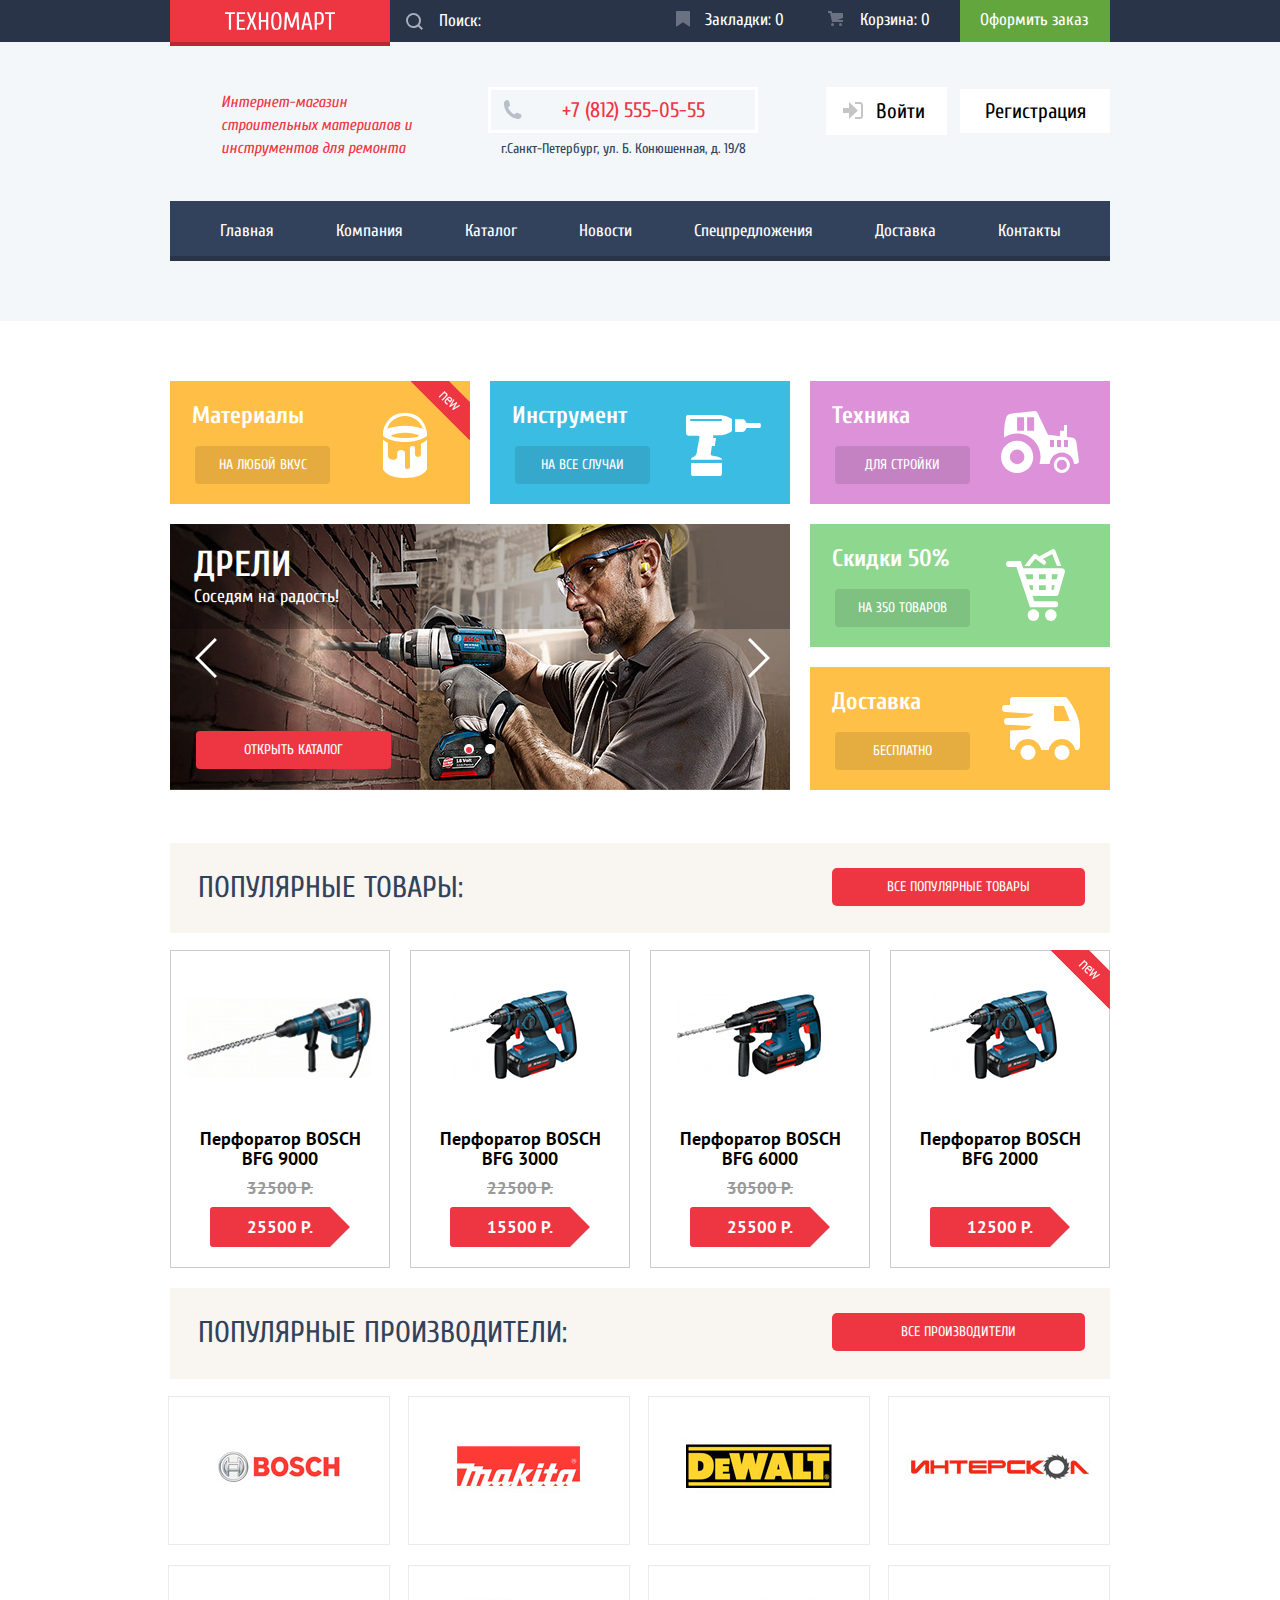
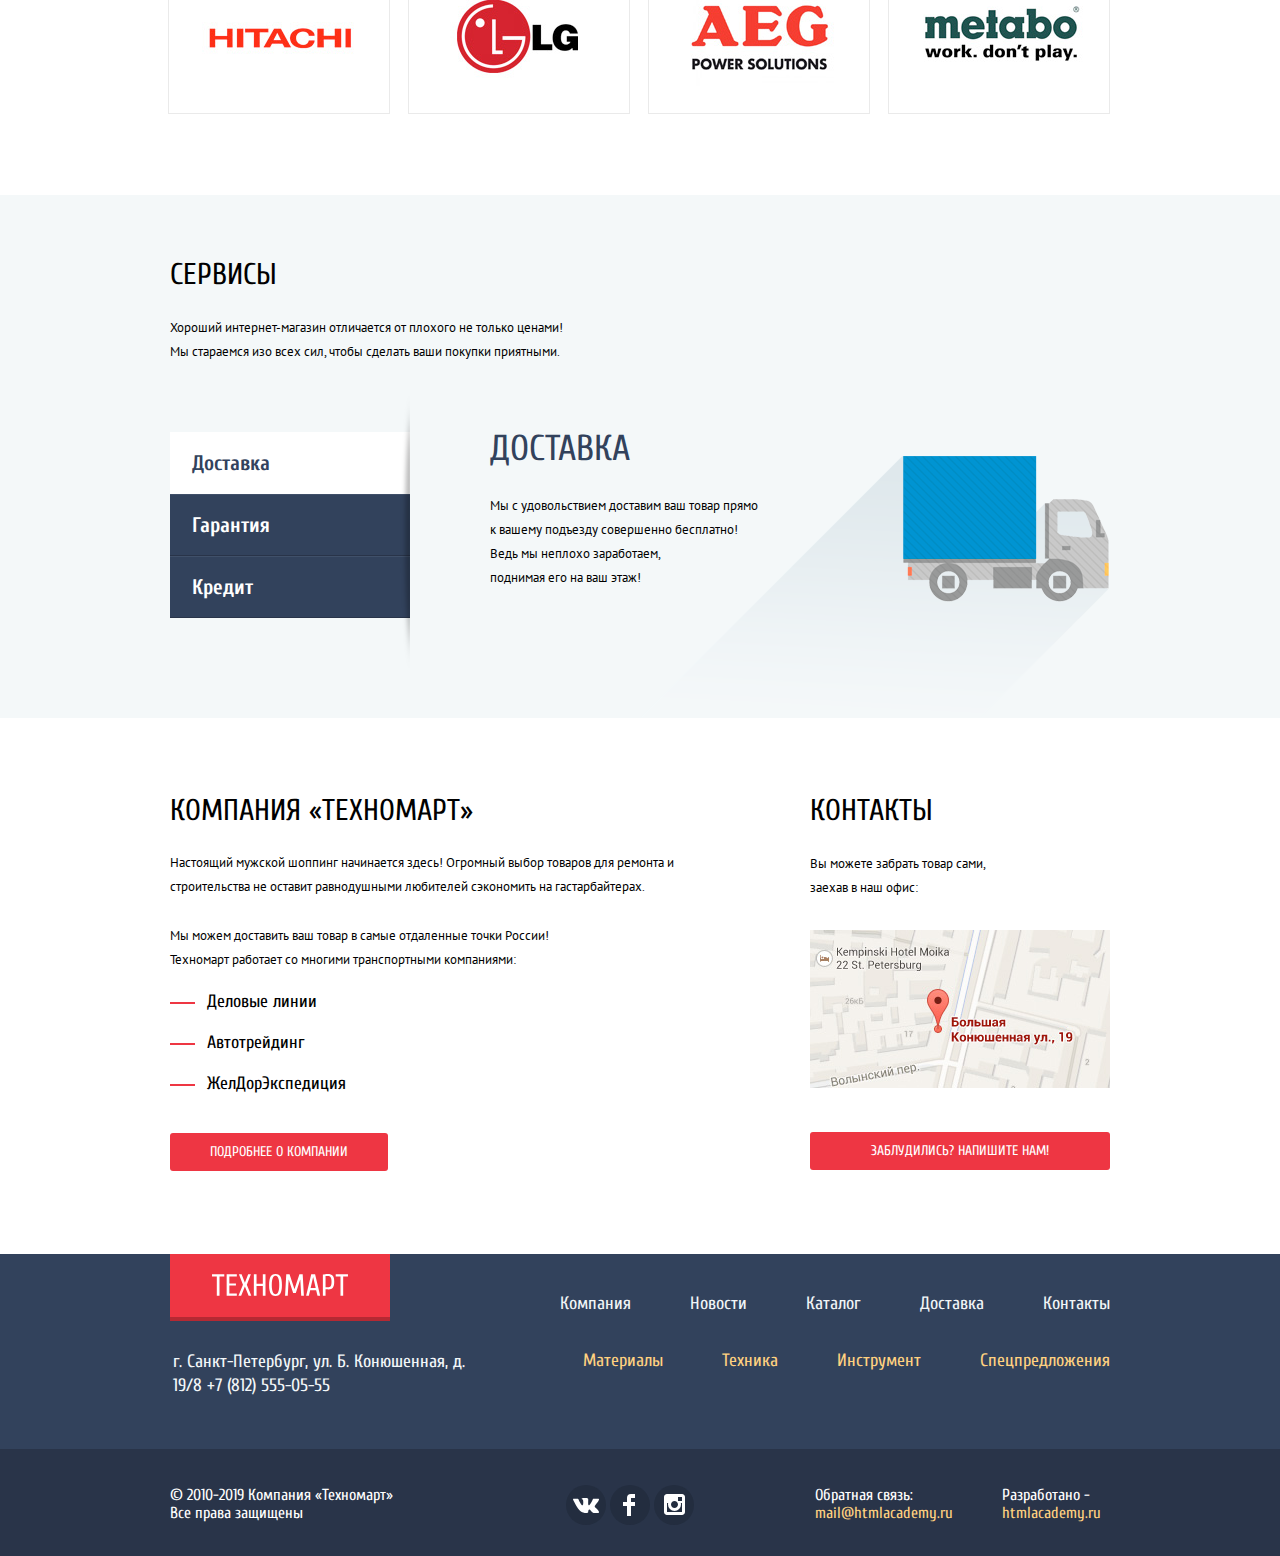
<file: index.html>
<!DOCTYPE html>
<html lang="ru">
  <head>
    <meta charset="utf-8">
    <title>HTML Academy: Техномарт</title>
    <link href="https://fonts.googleapis.com/css?family=PT+Sans&display=swap&subset=cyrillic" rel="stylesheet">
    <link href="https://fonts.googleapis.com/css?family=Cuprum:400,400i,700&display=swap&subset=cyrillic" rel="stylesheet">
    <link rel="stylesheet" href="css/normalize.css">
    <link rel="stylesheet" href="css/styles.min.css">
  </head>
  <body>

  <header class="site-header">
    <div class="top-bar">
      <div class="container">
        <a class="logo"><img src="img/logo-technomart.svg" alt="Техномарт" width="138" height="23"></a>
        <form class="search-field">
          <input class="search" name="search" placeholder="Поиск:" type="search">
          <button class="search-btn" type="button" name="search-btn">Поиск</button>
        </form>
        <a class="favorites" href="#">Закладки: 0</a>
        <a class="basket" href="#" >Корзина: 0</a>
        <a class="make-order-btn" href="#">Оформить заказ</a>
      </div>
    </div>

    <div class="low-bar container">
      <h1 class="header-title">Интернет-магазин строительных материалов и инструментов для ремонта</h1>
      <div class="top-contacts-container">
        <b class="telephone">+7 (812) 555-05-55</b>
        <span class="address-topbar">г.Санкт-Петербург, ул. Б. Конюшенная, д. 19/8</span>
      </div>
      <div class="account-container">
        <a class="enter-btn account-btn" href="#"><svg xmlns="http://www.w3.org/2000/svg" width="20" height="17" viewBox="0 0 20 17"><path fill="#c5c5c5" d="M14.875 8.5L6 0v6H0v5h6v6z"/><path fill="#c5c5c5" d="M16.986 15.01h-5.027V17h5.027c2.178 0 3.004-1.81 3.029-3.026V3.028C19.99 1.811 19.164 0 16.986 0h-5.027v1.99h5.027c.839 0 .992.681 1.01 1.057v10.904c-.017.376-.171 1.059-1.01 1.059z"/></svg>
Войти</a>
        <a class="registration-btn account-btn" href="#l">Регистрация</a>
      </div>
    </div>

    <nav class="main-nav container">
      <a href="index.html">Главная</a>
      <a href="#">Компания</a>
      <a href="catalog.html">Каталог</a>
      <a href="#">Новости</a>
      <a href="#">Спецпредложения</a>
      <a href="#">Доставка</a>
      <a href="#">Контакты</a>
    </nav>
  </header>

  <main class="container">

    <section class="slider-area">

      <div class="left-slider-column">
        <div class="slider-item slider-materials">
          <h3>Материалы</h3>
          <a href="#">На любой вкус</a>
        </div>
        <div class="slider-item slider-tools">
          <h3>Инструмент</h3>
          <a href="#">На все случаи</a>
        </div>
        <div class="slider-item slider-item--big">
          <img src="img/slider-image.jpg" alt="Дрели" width="620" height="266">
          <img src="img/slide-image-2.jpg" alt="Перфораторы" width="620" height="266">
          <h2>Дрели</h2>
          <p>Соседям на радость!</p>
          <button class="btn-slider slider-prev" type="button" name="prev"></button>
          <button  class="btn-slider slider-next" type="button" name="next"></button>
          <a class="slider-link main-btn" href="catalog.html">открыть каталог</a>
          <div class="dots-container">
            <input class="visually-hidden dot" type="radio" name="slider-dot" value="" id="slider-first" checked>
            <label class="slider-dot" for="slider-first"></label>
            <input class="visually-hidden dot" type="radio" name="slider-dot" value="" id="slider-second">
            <label class="slider-dot" for="slider-second"></label>
          </div>
        </div>
      </div>

      <div class="right-slider-column">
        <div class="slider-item slider-technique">
          <h3>Техника</h3>
          <a href="#">Для стройки</a>
        </div>
        <div class="slider-item slider-sale">
          <h3>Скидки 50%</h3>
          <a href="#">На 350 товаров</a>
        </div>
        <div class="slider-item slider-shipping">
          <h3>Доставка</h3>
          <a href="#">Бесплатно</a>
        </div>
      </div>
    </section>

    <section class="popular-products container">
      <div class="index-title-container">
        <h2 class="index-title">Популярные товары:</h2>
        <a class="main-btn index-btn-more" href="#">Все популярные товары</a>
      </div>
      <ul class="catalog-item-container">
        <li class="catalog-item">
          <div class="actions">
            <a href="catalog-item.html" class="buy">Купить</a>
            <a href="#" class="bookmark">В закладки</a>
          </div>
          <div class="image"><img src="img/perforator-4.jpg" alt="Перфоратор BFG 9000" width="218" height="168"></div>
          <a class="title" href="#">
            Перфоратор BOSCH BFG 9000
          </a>
          <div class="discount">32500 Р.</div>
          <div class="price">25500 Р.</div>
        </li>
        <li class="catalog-item">
          <div class="actions">
            <a href="catalog-item.html" class="buy">Купить</a>
            <a href="#" class="bookmark">В закладки</a>
          </div>
          <div class="image"><img src="img/perforator-1.jpg" alt="Перфоратор BFG 3000" width="218" height="168" ></div>
          <a class="title" href="#">
            Перфоратор BOSCH BFG 3000
          </a>
          <div class="discount">22500 Р.</div>
          <div class="price">15500 Р.</div>
        </li>
        <li class="catalog-item">
          <div class="actions">
            <a href="catalog-item.html" class="buy">Купить</a>
            <a href="#" class="bookmark">В закладки</a>
          </div>
          <div class="image"><img src="img/perforator-2.jpg" alt="Перфоратор BFG 6000" width="218" height="168"></div>
          <a class="title" href="#">
            Перфоратор BOSCH BFG 6000
          </a>
          <div class="discount">30500 Р.</div>
          <div class="price">25500 Р.</div>
        </li>
        <li class="catalog-item">
          <div class="flag flag-new">новинка</div>
          <div class="actions">
            <a href="catalog-item.html" class="buy">Купить</a>
            <a href="#" class="bookmark">В закладки</a>
          </div>
          <div class="image"><img src="img/perforator-1.jpg" alt="Перфоратор BFG 3000" width="218" height="168" ></div>
          <a class="title" href="#">
            Перфоратор BOSCH BFG 2000
          </a>
          <div class="discount"></div>
          <div class="price">12500 Р.</div>
        </li>
      </ul>
    </section>

    <section class="popular-makers container">
      <div class="index-title-container">
        <h2 class="index-title">популярные производители:</h2>
        <a class="main-btn index-btn-more" href="#">все производители</a>
      </div>
      <div class="makers-item-container">
        <div class="makers-item">
          <a href="#">
            <img src="img/bosch.jpg" alt="Производитель BOSCH" width="126" height="37">
          </a>
        </div>
        <div class="makers-item">
          <a href="#">
            <img src="img/makita.jpg" alt="Производитель BOSCH" width="123" height="40">
          </a>
        </div>
        <div class="makers-item">
          <a href="#">
            <img src="img/dewalt.jpg" alt="Производитель BOSCH" width="146" height="44">
          </a>
        </div>
        <div class="makers-item">
          <a href="#">
            <img src="img/interskol.jpg" alt="Производитель BOSCH" width="200" height="88">
          </a>
        </div>
        <div class="makers-item">
          <a href="#">
            <img src="img/hitachi.jpg" alt="Производитель BOSCH" width="169" height="31">
          </a>
        </div>
        <div class="makers-item">
          <a href="#">
            <img src="img/lg.jpg" alt="Производитель BOSCH" width="121" height="73">
          </a>
        </div>
        <div class="makers-item">
          <a href="#">
            <img src="img/aeg.jpg" alt="Производитель BOSCH" width="151" height="96">
          </a>
        </div>
        <div class="makers-item">
          <a href="#">
            <img src="img/metabo.jpg" alt="Производитель BOSCH" width="204" height="69">
          </a>
        </div>
      </div>
    </section>
  </main>

    <section class="services">
      <div class="container">
        <h2 class="index-title-black-theme">Сервисы</h2>
        <p class="index-description">Хороший интернет-магазин отличается от плохого не только ценами! Мы стараемся изо всех сил, чтобы сделать ваши покупки приятными.</p>
        <div class="services-switch">
          <input class="visually-hidden services-input services-input-delivery" type="radio" name="services-selector" value="" id="switch-delivery" checked>
          <label class="switch-title services-input" for="switch-delivery">Доставка</label>
          <input class="visually-hidden services-input services-input-guarantee" type="radio" name="services-selector" value="" id="switch-guarantee">
          <label class="switch-title" for="switch-guarantee">Гарантия</label>
          <input class="visually-hidden services-input services-input-credit" type="radio" name="services-selector" value="" id="switch-credit">
          <label class="switch-title" for="switch-credit">Кредит</label>
          <div class="services-slide services-slide-delivery">
            <h3>Доставка</h3>
            <p class="index-description">Мы с удовольствием доставим ваш товар прямо
            к вашему подъезду совершенно бесплатно! Ведь мы неплохо заработаем,<br>
            поднимая его на ваш этаж!</p>
          </div>
          <div class="services-slide services-slide-guarantee">
            <h3>Гарантия</h3>
            <p class="index-description">Если купленный у нас товар поломается или заискрит,<br>
            а также в случае пожара, спровоцированного его возгаранием,
            вы всегда можете быть уверены в нашей гарантии. Мы обменяем
            сгоревший товар на новый.<br>
            Дом уж восстановите как-нибудь сами.</p>
          </div>
          <div class="services-slide services-slide-credit">
            <h3>Кредит</h3>
            <p class="index-description">Залезть в долговую яму стало проще!<br>
            Кредитные консультанты придут вам на помощь.</p>
          </div>
        </div>
      </div>
    </section>

    <section class="about-contacts container">
      <h2 class="visually-hidden">Раздел о нас</h2>
      <section class="about">
        <h2 class="about-title">Компания &laquo;Техномарт&raquo;</h2>
        <p class="index-description">Настоящий мужской шоппинг начинается здесь! Огромный выбор товаров для ремонта и строительства не оставит равнодушными любителей сэкономить на гастарбайтерах.</p>
        <p class="index-description">Мы можем доставить ваш товар в самые отдаленные точки России! Техномарт работает со многими транспортными компаниями:</p>
        <ul class="about-shipping-company-list">
          <li>Деловые линии</li>
          <li>Автотрейдинг</li>
          <li>ЖелДорЭкспедиция</li>
        </ul>
        <a class="main-btn about-btn" href="#">Подробнее о компании</a>
      </section>

      <section class="contacts">
        <h2 class="about-title contacts-title">Контакты</h2>
        <p class="index-description">Вы можете забрать товар сами, заехав в наш офис:</p>
        <a href="img/map-big.jpg" class="contacts-map">
          <img class="map-img" src="img/map.jpg" alt="как добраться" width="300" height="158">
        </a>
        <a class="main-btn about-btn write-us-btn" href="form.html">Заблудились? Напишите нам!</a>
      </section>
    </section>

  <footer>
    <section class="footer-navigation">
      <div class="container">
        <div class="logo logo-footer">
          <img src="img/logo-technomart.svg" alt="Техномарт" width="138" height="23">
        </div>
        <h2 class="visually-hidden">Навигация внизу сайта</h2>
        <nav class="footer-navigation-bar">
          <a href="#">Компания</a>
          <a href="#">Новости</a>
          <a href="catalog.html">Каталог</a>
          <a href="#">Доставка</a>
          <a href="#">Контакты</a>
        </nav>
      </div>

      <div class="container">
        <address class="contacts-footer">г. Санкт-Петербург, ул. Б. Конюшенная, д. 19/8 +7 (812) 555-05-55</address>
        <nav class="footer-special">
          <a href="#">Материалы</a>
          <a href="#">Техника</a>
          <a href="#">Инструмент</a>
          <a href="#">Спецпредложения</a>
        </nav>
      </div>
    </section>

    <section class="footer-contacts">
      <div class="container">
        <h2 class="visually-hidden">Котакты</h2>
        <b>&copy; 2010-2019 Компания &laquo;Техномарт&raquo; Все права защищены</b>
        <ul class="social">
          <li class="social-item social-vk"><a href="#">Вконтакте</a></li>
          <li class="social-item social-fb"><a href="#">Фейсбук</a></li>
          <li class="social-item social-inst"><a href="#">Инстаграм</a></li>
        </ul>
        <p class="feedback-footer">
          Обратная связь:
          <a href="mailto:mail@htmlacademy.ru">mail@htmlacademy.ru</a>
        </p>
        <p class="developed-footer">
          Разработано -
          <a href="https://htmlacademy.ru/intensive/htmlcss">htmlacademy.ru</a>
        </p>
      </div>
    </section>
  </footer>

  <section class="modal map-popup">
    <h2 class="visually-hidden">Как до нас добраться</h2>
    <iframe src="https://yandex.ru/map-widget/v1/-/CCFiY8nH" width="950" height="446"></iframe>
    <button class="close-cart-btn" type="button" name="close-map-modal">Закрыть</button>
  </section>

  <section class="modal write-us-popup">
    <h2 class="visually-hidden">Окно обратной связи</h2>
    <form class="write-us-form" action="#">
      <p class="write-us-item">
        <label for="name">Ваше имя:</label>
        <input id="name" type="text" name="write_name" value="" placeholder="Имя Фамилия">
      </p>
      <p class="write-us-item">
        <label for="email">Ваш e-mail:</label>
        <input type="email" name="write-email" placeholder="email@example.com" id="email">
      </p>
      <p class="write-us-item">
        <label for="write-back-field">Текст письма:</label>
        <textarea name="write-your-text" rows="8" cols="80" placeholder="В свободной форме" id="write-back-field"></textarea>
      </p>
      <div class="modal-btn-container">
        <button class="main-btn button" type="submit">Отправить</button>
      </div>
      <button class="close-cart-btn" type="button" name="close-map-modal">Закрыть</button>
    </form>
  </section>
  <section class="modal cart-pop-up">
    <h2>Товар добавлен в корзину!</h2>
    <div class="button-section">
      <span class="modal-btn-wrapper">
        <a href="order.html">Оформить заказ</a>
          <a class="continue-btn" href="#">Продолжить покупки</a>
      </span>
    </div>
    <button class="close-cart-btn" type="button" name="close-cart-btn">Закрыть</button>
  </section>

  <script  src="js/script.min.js"></script>
  </body>
</html>
</file>
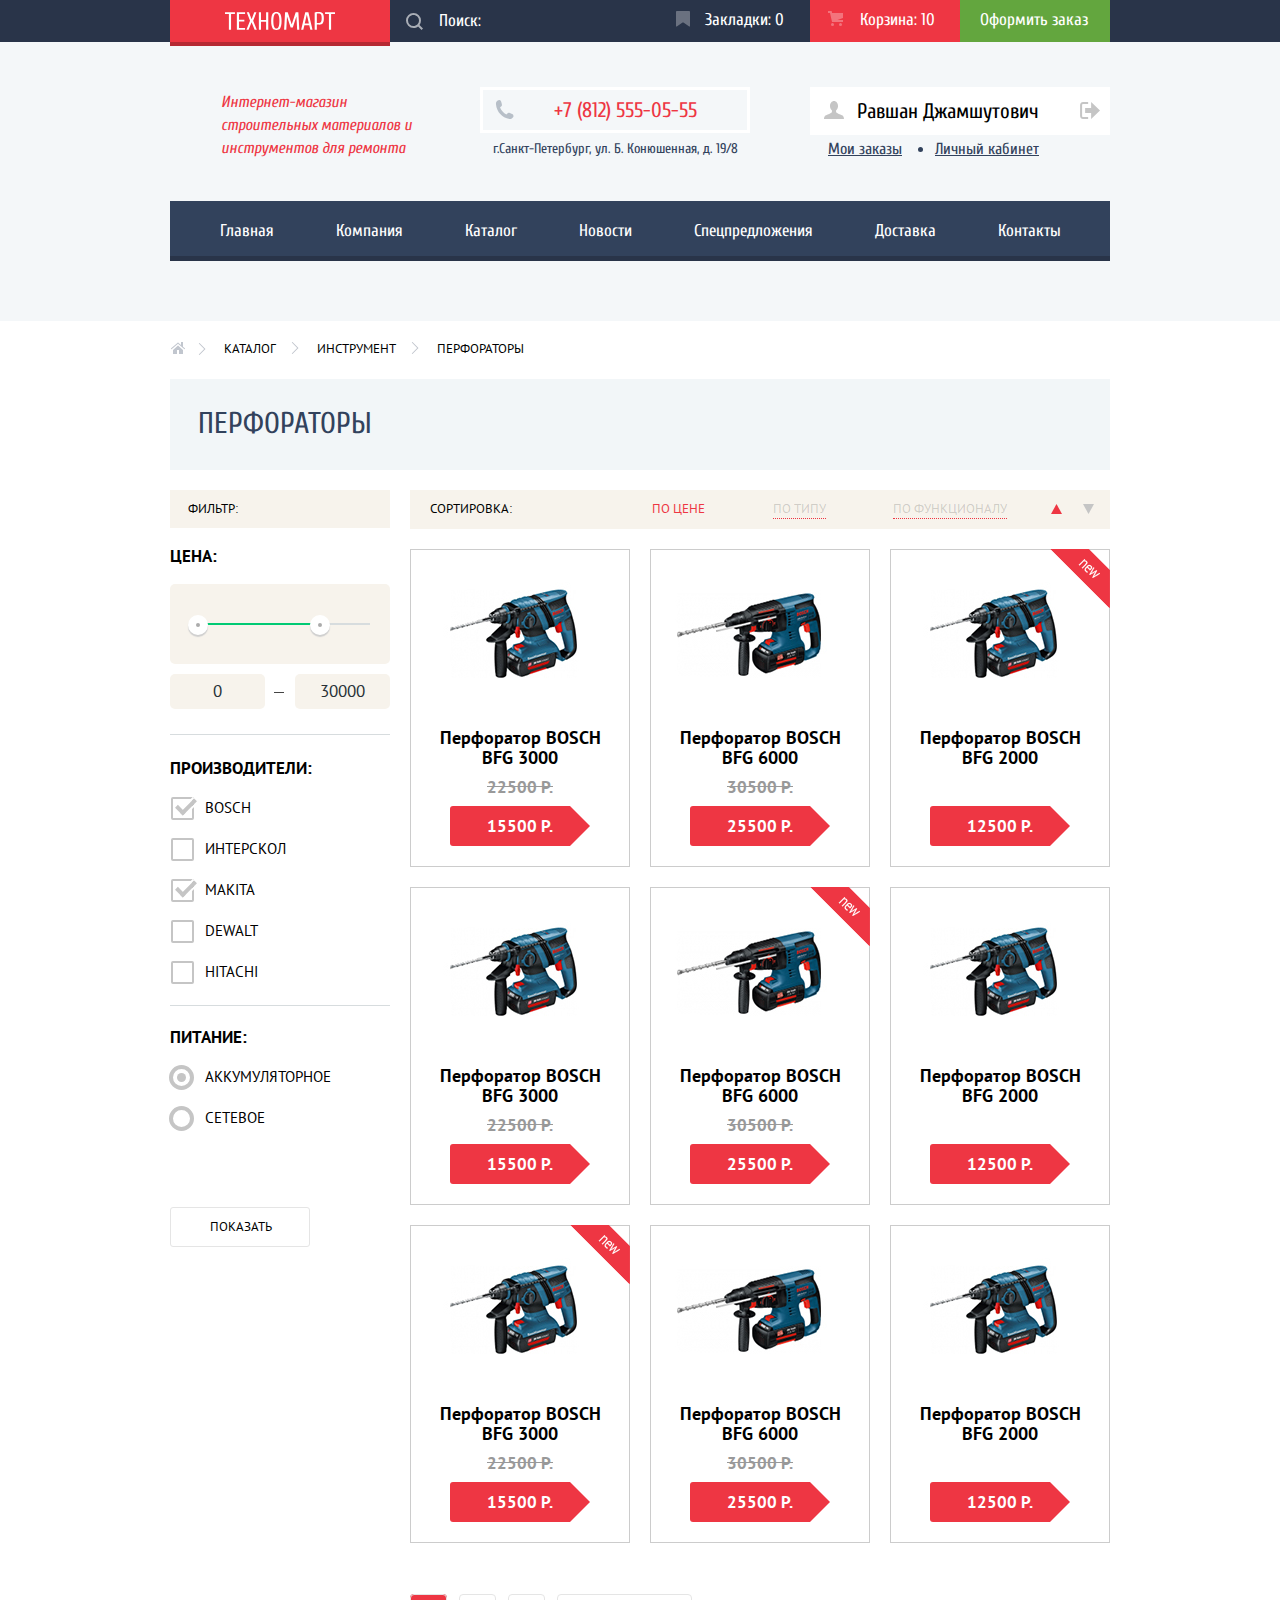
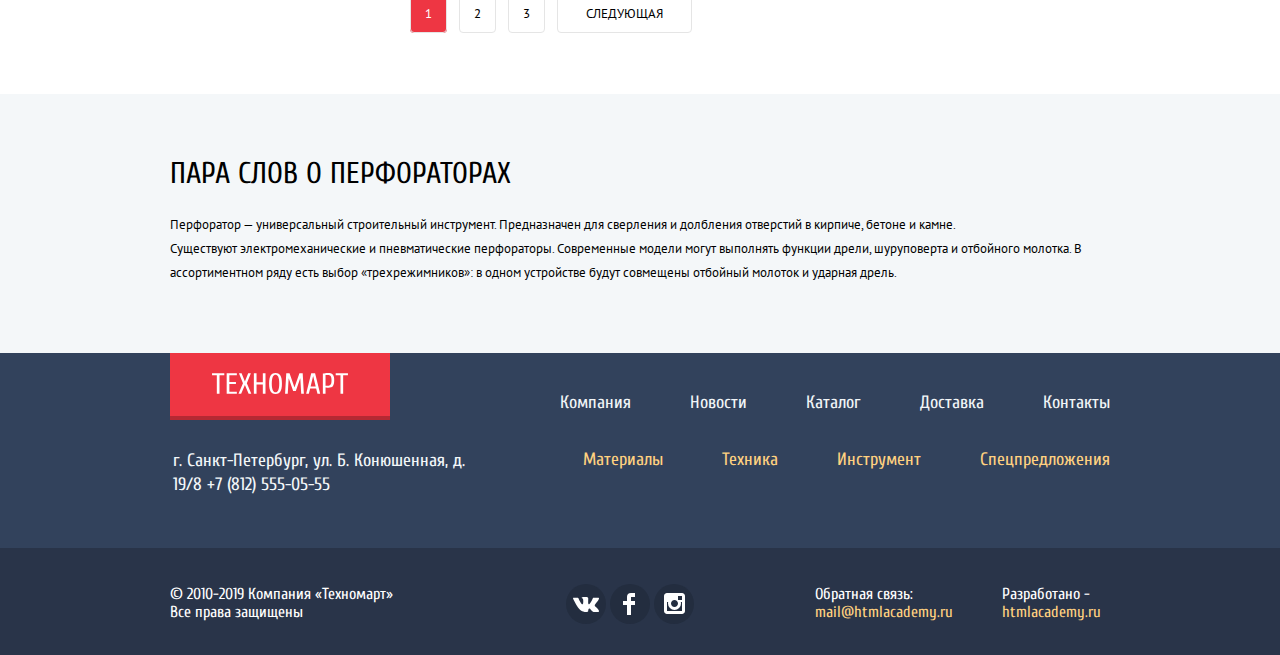
<file: catalog.html>
<!DOCTYPE html>
<html lang="ru">
  <head>
    <meta charset="utf-8">
    <title>Каталог товаров: Техномарт</title>
    <link href="https://fonts.googleapis.com/css?family=PT+Sans:400,700&display=swap&subset=cyrillic" rel="stylesheet">
    <link href="https://fonts.googleapis.com/css?family=Cuprum:400,400i,700&display=swap&subset=cyrillic" rel="stylesheet">
    <link rel="stylesheet" href="css/normalize.css">
    <link rel="stylesheet" href="css/styles.min.css">
  </head>
  <body class="catalog-page">

    <header class="site-header">
      <div class="top-bar">
        <div class="container">
          <a class="logo" href="index.html"><img src="img/logo-technomart.svg" alt="Техномарт" width="138" height="23"></a>
          <form class="search-field">
            <input class="search" name="search" placeholder="Поиск:" type="search">
            <button class="search-btn" type="button" name="search-btn">Поиск</button>
          </form>
          <a class="favorites" href="#">Закладки: 0</a>
          <a class="basket basket-active" href="#" >Корзина: 10</a>
          <a class="make-order-btn" href="#">Оформить заказ</a>
        </div>
      </div>

      <div class="low-bar container">
        <h2 class="header-title">Интернет-магазин строительных материалов и инструментов для ремонта</h2>
        <div class="top-contacts-container">
          <b class="telephone">+7 (812) 555-05-55</b>
          <span class="address-topbar">г.Санкт-Петербург, ул. Б. Конюшенная, д. 19/8</span>
        </div>
      <div class="account-container">
        <div class="name-container">
          <a class="account" href="#">
            <svg class="icon-user" xmlns="http://www.w3.org/2000/svg" width="20" height="18" viewBox="0 0 20 18"><path fill="#c5c5c5" d="M17.881 14.166c-2.144-.735-4.256-1.666-5.207-2.39-.657-.501-.77-1.618-.517-2.415 1.118-.903 1.864-2.477 1.864-4.278C14.021 2.276 12.221 0 10 0S5.979 2.276 5.979 5.083c0 1.801.746 3.374 1.863 4.277.253.798.141 1.915-.517 2.416-.95.724-3.063 1.654-5.207 2.39S0 18 0 18h20s.025-3.099-2.119-3.834z"/></svg>
            Равшан Джамшутович
          </a>
          <a class="logout-btn" href="#">
            Выйти <svg xmlns="http://www.w3.org/2000/svg" width="21" height="17" viewBox="0 0 21 17"><g fill="#c5c5c5"><path fill="#c5c5c5" d="M21 8.5L12.125 0v6h-6v5h6v6z"/><path fill="#c5c5c5" d="M3.106 13.952V3.048c.018-.376.171-1.057 1.01-1.057h5.027V0H4.116C1.938 0 1.112 1.81 1.087 3.027v10.946C1.112 15.189 1.938 17 4.116 17h5.027v-1.99H4.116c-.839 0-.992-.683-1.01-1.058z"/></g></svg>
          </a>
        </div>
        <span class="account-navigation">
          <a class="orders" href="#">Мои заказы</a>
          <a class="account-link" href="#">Личный кабинет</a>
        </span>
      </div>
    </div>
    <nav class="main-nav container">
      <a href="index.html">Главная</a>
      <a href="#">Компания</a>
      <a href="catalog.html">Каталог</a>
      <a href="#">Новости</a>
      <a href="#">Спецпредложения</a>
      <a href="#">Доставка</a>
      <a href="#">Контакты</a>
    </nav>
  </header>

  <main class="container">
    <ul class="breadcrumbs">
      <li class="breadcrumbs-home"><a class="breadcrumbs-link" href="index.html"></a></li>
      <li class="breadcrumbs-item"><a class="breadcrumbs-link" href="catalog.html">Каталог</a></li>
      <li class="breadcrumbs-item"><a class="breadcrumbs-link" href="#">Инструмент</a></li>
      <li class="breadcrumbs-item breadcrumbs-current"><a class="breadcrumbs-link">Перфораторы</a></li>
    </ul>

    <section class="catalog">
      <h1 class="catalog-title">Перфораторы</h1>
      <div class="main-catalog-container">
        <div class="filters">
          <h2 class="filters-title">Фильтр:</h2>
          <!-- бегунок -->
          <form action="#">
            <fieldset class="filter-price">
              <legend>Цена:</legend>
              <div class="range-filter">
                <div class="range-controls">
                  <div class="scale">
                    <div class="bar"></div>
                  </div>
                  <div class="toggle toggle-min"></div>
                  <div class="toggle toggle-max"></div>
                </div>
                <div class="price-controls">
                  <label class="min-price"> <input name="min-price" type="text" value="0"></label>
                  <label class="max-price"> <input name="max-price" type="text" value="30000"></label>
                </div>
              </div>
            </fieldset>
            <fieldset class="filters-makers">
            <legend>Производители:</legend>
              <ul>
                <li class="filter-option">
                  <input class="visually-hidden filter-input filter-input-checkbox" type="checkbox" name="bosch" id="bosch" checked>
                  <label for="bosch">Bosch</label>
                </li>
                <li class="filter-option">
                  <input class="visually-hidden filter-input filter-input-checkbox" type="checkbox" name="interskol" id="interskol">
                  <label for="interskol">Интерскол</label>
                </li>
                <li class="filter-option">
                  <input class="visually-hidden filter-input filter-input-checkbox" type="checkbox" name="makita" id="makita" checked>
                  <label for="makita">Makita</label>
                </li>
                <li class="filter-option">
                  <input class="visually-hidden filter-input filter-input-checkbox" type="checkbox" name="dewalt" id="dewalt">
                  <label for="dewalt">Dewalt</label>
                </li>
                <li class="filter-option">
                  <input class="visually-hidden filter-input filter-input-checkbox"  type="checkbox" name="hitachi" id="hitachi">
                  <label for="hitachi">Hitachi</label>
                </li>
              </ul>
            </fieldset>
            <fieldset class="filter-power">
              <legend>Питание:</legend>
              <ul>
                <li class="filter-option">
                  <input class="visually-hidden filter-input filter-input-radio"  type="radio" name="power" value="accumulator" id="filter-accumulator" checked>
                  <label for="filter-accumulator">Аккумуляторное</label>
                </li>
                <li class="filter-option">
                  <input class="visually-hidden filter-input filter-input-radio" type="radio" name="power" value="cable" id="filter-cable">
                  <label for="filter-cable">Сетевое</label>
                </li>
              </ul>
            </fieldset>
            <button class="filter-show-btn" type="submit" name="show=result">Показать</button>
          </form>
        </div>
        <div class="catalog-container">
          <div class="sort">
            <h2>Сортировка:</h2>
            <div class="sorting-container">
              <a class="active-sort" href="#">По цене</a>
              <a href="#">По типу</a>
              <a href="#">По функционалу</a>
            </div>
            <div class="sort-arrow">
              <a href="#">
                <svg xmlns="http://www.w3.org/2000/svg" width="11" height="10" viewBox="0 0 11 10"><path fill="#ee3643" d="M5.5 0L0 10h11z"/></svg>
                По возрастанию
              </a>
              <a href="#">
                <svg xmlns="http://www.w3.org/2000/svg" width="11" height="10" viewBox="0 0 11 10"><path fill="#c5c5c5" d="M5.5 10L0 0h11"/></svg>
                По увеличению
              </a>
            </div>
          </div>
          <div class="row">
            <div class="catalog-item">
              <div class="actions">
                <a href="catalog-item.html" class="buy">Купить</a>
                <a href="#" class="bookmark">В закладки</a>
              </div>
              <div class="image"><img src="img/perforator-1.jpg" alt="Перфоратор BFG 3000" width="218" height="168"></div>
              <a class="title" href="#">Перфоратор BOSCH BFG 3000</a>
              <div class="discount">22500 Р.</div>
              <div class="price">15500 Р.</div>
            </div>
            <div class="catalog-item">
              <div class="actions">
                <a href="catalog-item.html" class="buy">Купить</a>
                <a href="#" class="bookmark">В закладки</a>
              </div>
              <div class="image"><img src="img/perforator-2.jpg" alt="Перфоратор BFG 6000" width="218" height="168"></div>
              <a class="title" href="#">Перфоратор BOSCH BFG 6000</a>
              <div class="discount">30500 Р.</div>
              <div class="price">25500 Р.</div>
            </div>
            <div class="catalog-item">
              <div class="flag flag-new">новинка</div>
              <div class="actions">
                <a href="catalog-item.html" class="buy">Купить</a>
                <a href="#" class="bookmark">В закладки</a>
              </div>
              <div class="image"><img src="img/perforator-1.jpg" alt="Перфоратор BFG 3000" width="218" height="168"></div>
              <a class="title" href="#">Перфоратор BOSCH BFG 2000</a>
              <div class="discount"></div>
              <div class="price">12500 Р.</div>
            </div>
            <div class="catalog-item">
              <div class="actions">
                <a href="catalog-item.html" class="buy">Купить</a>
                <a href="#" class="bookmark">В закладки</a>
              </div>
              <div class="image"><img src="img/perforator-1.jpg" alt="Перфоратор BFG 3000" width="218" height="168"></div>
              <a class="title" href="#">Перфоратор BOSCH BFG 3000</a>
              <div class="discount">22500 Р.</div>
              <div class="price">15500 Р.</div>
            </div>
            <div class="catalog-item">
              <div class="flag flag-new">новинка</div>
              <div class="actions">
                <a href="catalog-item.html" class="buy">Купить</a>
                <a href="#" class="bookmark">В закладки</a>
              </div>
              <div class="image"><img src="img/perforator-2.jpg" alt="Перфоратор BFG 6000" width="218" height="168"></div>
              <a class="title" href="#">Перфоратор BOSCH BFG 6000</a>
              <div class="discount">30500 Р.</div>
              <div class="price">25500 Р.</div>
            </div>
            <div class="catalog-item">
              <div class="actions">
                <a href="catalog-item.html" class="buy">Купить</a>
                <a href="#" class="bookmark">В закладки</a>
              </div>
              <div class="image"><img src="img/perforator-1.jpg" alt="Перфоратор BFG 3000" width="218" height="168"></div>
              <a class="title" href="#">Перфоратор BOSCH BFG 2000</a>
              <div class="discount"></div>
              <div class="price">12500 Р.</div>
            </div>
            <div class="catalog-item">
              <div class="flag flag-new">новинка</div>
              <div class="actions">
                <a href="catalog-item.html" class="buy">Купить</a>
                <a href="#" class="bookmark">В закладки</a>
              </div>
              <div class="image"><img src="img/perforator-1.jpg" alt="Перфоратор BFG 3000" width="218" height="168"></div>
              <a class="title" href="#">Перфоратор BOSCH BFG 3000</a>
              <div class="discount">22500 Р.</div>
              <div class="price">15500 Р.</div>
            </div>
            <div class="catalog-item">
              <div class="actions">
                <a href="catalog-item.html" class="buy">Купить</a>
                <a href="#" class="bookmark">В закладки</a>
              </div>
              <div class="image"><img src="img/perforator-2.jpg" alt="Перфоратор BFG 6000" width="218" height="168"></div>
              <a class="title" href="#">Перфоратор BOSCH BFG 6000</a>
              <div class="discount">30500 Р.</div>
              <div class="price">25500 Р.</div>
            </div>
            <div class="catalog-item">
              <div class="actions">
                <a href="catalog-item.html" class="buy">Купить</a>
                <a href="#" class="bookmark">В закладки</a>
              </div>
              <div class="image"><img src="img/perforator-1.jpg" alt="Перфоратор BFG 3000" width="218" height="168"></div>
              <a class="title" href="#">Перфоратор BOSCH BFG 2000</a>
              <div class="discount"></div>
              <div class="price">12500 Р.</div>
            </div>
          </div>
          <div class="paginator">
            <a class="paginator-current">1</a>
            <a href="#">2</a>
            <a href="#">3</a>
            <a class="next" href="#">Следующая</a>
          </div>
        </div>
      </div>
    </section>
  </main>

    <section class="few-words">
      <div class="container">
        <h2 class="about-title">Пара слов о перфораторах</h2>
        <p class="index-description">Перфоратор — универсальный строительный инструмент. Предназначен для сверления
        и долбления отверстий в кирпиче, бетоне и камне.<br>
        Существуют электромеханические и пневматические перфораторы. Современные
        модели могут выполнять функции дрели, шуруповерта и отбойного молотка.
        В ассортиментном ряду есть выбор «трехрежимников»: в одном устройстве будут
        совмещены отбойный молоток и ударная дрель.</p>
      </div>
    </section>


    <footer>
      <section class="footer-navigation">
        <div class="container">
          <div class="logo logo-footer catalog-footer-logo">
            <a href="index.html"><img src="img/logo-technomart.svg" alt="Техномарт" width="138" height="23"></a>
          </div>
          <h2 class="visually-hidden">Навигация внизу сайта</h2>
          <nav class="footer-navigation-bar">
            <a href="#">Компания</a>
            <a href="#">Новости</a>
            <a href="catalog.html">Каталог</a>
            <a href="#">Доставка</a>
            <a href="#">Контакты</a>
          </nav>
        </div>

        <div class="container">
          <address class="contacts-footer">г. Санкт-Петербург, ул. Б. Конюшенная, д. 19/8 +7 (812) 555-05-55</address>
          <nav class="footer-special">
            <a href="#">Материалы</a>
            <a href="#">Техника</a>
            <a href="#">Инструмент</a>
            <a href="#">Спецпредложения</a>
          </nav>
        </div>
      </section>

      <section class="footer-contacts">
        <div class="container">
          <h2 class="visually-hidden">Котакты</h2>
          <b>&copy; 2010-2019 Компания &laquo;Техномарт&raquo; Все права защищены</b>
          <ul class="social">
            <li class="social-item social-vk"><a href="#">Вконтакте</a></li>
            <li class="social-item social-fb"><a href="#">Фейсбук</a></li>
            <li class="social-item social-inst"><a href="#">Инстаграм</a></li>
          </ul>
          <p class="feedback-footer">
            Обратная связь:
            <a href="mailto:mail@htmlacademy.ru">mail@htmlacademy.ru</a>
          </p>
          <p class="developed-footer">
            Разработано -
            <a href="https://htmlacademy.ru/intensive/htmlcss">htmlacademy.ru</a>
          </p>
        </div>
      </section>
    </footer>

  <section class="modal cart-pop-up">
    <h2>Товар добавлен в корзину!</h2>
    <div class="button-section">
      <span class="modal-btn-wrapper">
          <a href="order.html">Оформить заказ</a>
        <a class="continue-btn" href="#">Продолжить покупки</a>
      </span>
    </div>
    <button class="close-cart-btn" type="button" name="close-cart-btn">Закрыть</button>
  </section>

  <script  src="js/script.min.js"></script>
  </body>
</html>
</file>
<file: css/styles.min.css>
body{font-family:'Cuprum',Arial,sans-serif;font-size:13px;color:#000;min-width:960px}img{width:100%;height:auto}.site-header{background-color:#f4f7f9;padding-bottom:60px;margin-bottom:60px}.catalog-page .site-header{margin:0}.visually-hidden:not(:focus):not(:active),input[type="checkbox"].visually-hidden,input[type="radio"].visually-hidden{position:absolute;width:1px;height:1px;margin:-1px;border:0;padding:0;white-space:nowrap;-webkit-clip-path:inset(100%);clip-path:inset(100%);clip:rect(0 0 0 0);overflow:hidden}.container{max-width:940px;margin:0 auto}.modal{margin:0 auto;-webkit-box-shadow:0 20px 40px 0 rgba(41,52,73,0.75);box-shadow:0 20px 40px 0 rgba(41,52,73,0.75);position:relative}.cart-pop-up{width:620px;position:fixed;top:200px;left:50%;margin-left:-310px;z-index:3;border-top:7px solid #ee3643;display:none}.cart-pop-up .button-section{background-color:#f1f1f1;padding:47px 5px}.modal-btn-wrapper{display:block;-webkit-box-sizing:border-box;box-sizing:border-box;width:460px;margin:0 auto}.button-section a{font-size:14px;line-height:1.29;color:#fff;text-transform:uppercase;text-decoration:none;padding:10px 52px;border-radius:3px;background-color:#ee3643;margin-right:20px}.close-cart-btn{border:0;font-size:0;cursor:pointer;top:16px;right:9px;width:21px;height:21px;background:url(../img/icon-close.svg);position:absolute}.button-section a:last-child{background-color:#fff;color:#000;margin-right:0}.cart-pop-up h2{font-size:30px;font-weight:400;text-align:center;color:#000;display:block;position:relative;padding:66px 0;margin:0;background-color:#fff}.cart-pop-up h2::before{content:url('../img/modal-check.svg');position:absolute;left:80px;top:48px}.write-us-popup{width:620px;margin:0 auto;background:#fff;margin-top:20px;position:fixed;top:50px;left:50%;margin-left:-310px;display:none}.write-us-form{display:-webkit-box;display:-ms-flexbox;display:flex;-ms-flex-wrap:wrap;flex-wrap:wrap;-webkit-box-pack:justify;-ms-flex-pack:justify;justify-content:space-between;padding-top:80px;padding-right:80px;padding-left:80px;border-top:7px solid #ee3643}.write-us-item{width:220px;margin:0;margin-bottom:10px}.write-us-item:nth-child(3){width:100%}.write-us-item:last-child{width:100%}.write-us-item label{font-size:18px;font-weight:400;color:#000;display:block;margin-bottom:10px}.write-us-item input{-webkit-box-sizing:border-box;box-sizing:border-box;width:100%;font-family:'PT Sans',Arial,sans-serif;font-size:13px;padding:10px 16px;border:2px solid #dee3e4;border-radius:3px}.write-us-item input:hover{outline:none;border:2px solid #b5b5b5}.write-us-item input:focus{outline:none;border:2px solid #ee3643}.write-us-item textarea{-webkit-box-sizing:border-box;box-sizing:border-box;width:100%;font-family:'PT Sans',Arial,sans-serif;font-size:13px;padding:10px 16px;border:2px solid #dee3e4;border-radius:3px}.write-us-item textarea:hover{outline:none;border:2px solid #b5b5b5}.write-us-item textarea:focus{outline:none;border:2px solid #ee3643}.write-us-form .button{position:static;border:none;padding:10px;border-radius:3px;display:block;width:100%;cursor:pointer}.modal-btn-container{-webkit-box-sizing:border-box;box-sizing:border-box;background-color:#f1f1f1;width:620px;padding:40px 80px;margin-top:30px;margin-left:-80px;margin-right:-80px}.index-title-container{background-color:#f9f5f0;margin-bottom:17px;position:relative}.index-title{font-size:30px;font-weight:400;color:#32425c;text-transform:uppercase;margin:0;padding:28px}.index-title-black-theme{font-size:30px;font-weight:400;line-height:1;color:#000;text-transform:uppercase;margin:0}.index-title-black-theme + p{width:400px}.index-btn-more{min-width:253px;padding:10px 5px;top:25px;right:25px;border-radius:5px}.map-popup{border-top:7px solid #ee3643;width:954px;min-height:450px;background-image:url(../img/map-big.jpg);margin:0 auto;position:fixed;top:70px;left:50%;margin-left:-470px;background-color:#eeeae3;display:none}.map-popup .close-cart-btn{top:0;right:-30px}.top-bar{background-color:#293449;line-height:1.06;min-height:42px;margin-bottom:45px}.top-bar .container{display:-webkit-box;display:-ms-flexbox;display:flex;position:relative}.logo{width:220px;height:42px;display:-webkit-box;display:-ms-flexbox;display:flex;-webkit-box-pack:center;-ms-flex-pack:center;justify-content:center;background-color:#ee3643;border-bottom:4px solid #b52933;margin-bottom:-4px}.logo img{-ms-flex-item-align:center;-ms-grid-row-align:center;align-self:center;width:50%}.search-field{position:relative;display:-webkit-box;display:-ms-flexbox;display:flex;-webkit-box-flex:1;-ms-flex-positive:1;flex-grow:1}.search{-webkit-box-sizing:border-box;box-sizing:border-box;width:100%;color:#fff;padding:0;background-color:transparent;border:none;font-size:17px;line-height:1.06;position:relative;-webkit-box-ordinal-group:3;-ms-flex-order:2;order:2}.search-btn{font-size:0;width:57px;background-color:#293449;background:url(../img/icon-search.svg) no-repeat center;border:none;-webkit-box-ordinal-group:2;-ms-flex-order:1;order:1;cursor:pointer;opacity:.6}.search-btn:hover{opacity:1}.search:hover + .search-btn{opacity:1}.search:focus + .search-btn{background:url(../img/icon-search-red.svg) no-repeat center;background-color:#fff;opacity:1}.search:focus{color:#000;background-color:#fff;outline:none}.search:focus::-webkit-input-placeholder{color:#000}.search:focus:-ms-input-placeholder{color:#000}.search:focus::-ms-input-placeholder{color:#000}.search:focus::placeholder{color:#000}.search-field:hover{background-color:#212a3a}.search::-webkit-input-placeholder{font-weight:400;font-size:17px;line-height:1.06;color:#fff}.search:-ms-input-placeholder{font-weight:400;font-size:17px;line-height:1.06;color:#fff}.search::-ms-input-placeholder{font-weight:400;font-size:17px;line-height:1.06;color:#fff}.search::placeholder{font-weight:400;font-size:17px;line-height:1.06;color:#fff}.favorites{width:150px;-webkit-box-sizing:border-box;box-sizing:border-box;padding:11px 0 10px 45px}.favorites:active{opacity:.6;background-color:#161d29}.favorites-active{background-color:#ee3643}.favorites-active:hover{background-color:#ca2c37}.favorites-active:active{background-color:#ba2732}.favorites::before{content:url('../img/icon-bookmark.svg');width:14px;height:16px;position:absolute;right:420px;opacity:.3}.favorites:hover::before{opacity:1}.basket{-webkit-box-sizing:border-box;box-sizing:border-box;width:150px;padding:11px 0 10px 50px}.basket-active{background-color:#ee3643}.catalog-page .logo:hover,.basket-active:hover{background-color:#ca2c37}.catalog-page .logo:active,.catalog-page .basket-active:active{background-color:#ba2732}.basket:active{opacity:.6;background-color:#161d29}.basket-active:active{background-color:#ba2732}.basket::before{content:url('../img/icon-cart.svg');width:15px;height:15px;opacity:.3;position:absolute;right:267px}.basket:hover::before{opacity:1}.top-bar a{font-size:17px;text-decoration:none;color:#fff}.make-order-btn{width:110px;background-color:#63a63e;padding:11px 20px}.make-order-btn:hover{background-color:#5fbb2d}.make-order-btn:active{opacity:.5}.low-bar{margin-bottom:40px;display:-webkit-box;display:-ms-flexbox;display:flex;-webkit-box-pack:justify;-ms-flex-pack:justify;justify-content:space-between;-webkit-box-align:start;-ms-flex-align:start;align-items:flex-start}.header-title{width:196px;-webkit-box-sizing:border-box;box-sizing:border-box;font-size:16px;font-weight:400;font-style:italic;line-height:1.44;color:#ee3643;min-width:250px;margin:0;padding-top:4px;padding-left:51px}.top-contacts-container{width:270px;-webkit-box-sizing:border-box;box-sizing:border-box}.telephone{font-size:21px;font-weight:400;color:#ee3643;border:solid 3px #fff;display:block;-webkit-box-sizing:border-box;box-sizing:border-box;padding:8px 5px 8px 71px;position:relative}.telephone::before{content:url('../img/icon-phone.svg');width:19px;height:19px;position:absolute;top:10px;left:12px}.address-topbar{font-size:14px;font-weight:400;line-height:1.71;text-align:center;color:#32425c;display:block;margin-top:4px}.account-container{min-width:280px;-webkit-box-sizing:border-box;box-sizing:border-box}.orders{margin-right:30px}.account-btn{font-size:21px;text-decoration:none;color:#000;background-color:#fff;display:inline-block;vertical-align:middle;-webkit-box-sizing:border-box;box-sizing:border-box;vertical-align:middle}.account-btn:hover{color:#ee3643}.account-btn:active{color:rgba(0,0,0,0.3)}.enter-btn{position:relative;width:121px;padding:12px 5px 12px 50px;margin-right:10px}.enter-btn svg{position:absolute;top:15px;left:17px;margin-right:10px}.enter-btn:hover path{fill:#32425c}.enter-btn:active path{fill:#c5c5c5}.registration-btn{text-align:center;width:150px;padding:10px}.main-nav{-webkit-box-shadow:inset 0 -5px 0 0 #293449;box-shadow:inset 0 -5px 0 0 #293449;background-color:#32425c;display:-webkit-box;display:-ms-flexbox;display:flex;-ms-flex-wrap:wrap;flex-wrap:wrap;-webkit-box-pack:center;-ms-flex-pack:center;justify-content:center}.main-nav a{font-size:17px;text-decoration:none;color:#fff;padding:20px 31px}.main-nav a:hover{background-color:#1d2739}.main-nav a:active{color:rgba(255,255,255,0.5)}.slider-area{display:-webkit-box;display:-ms-flexbox;display:flex;-ms-flex-wrap:wrap;flex-wrap:wrap;-webkit-box-pack:justify;-ms-flex-pack:justify;justify-content:space-between;margin-bottom:33px}.left-slider-column{display:-webkit-box;display:-ms-flexbox;display:flex;-ms-flex-wrap:wrap;flex-wrap:wrap;-ms-flex-preferred-size:620px;flex-basis:620px;-webkit-box-pack:justify;-ms-flex-pack:justify;justify-content:space-between;position:relative}.right-slider-column{display:-webkit-box;display:-ms-flexbox;display:flex;-webkit-box-orient:vertical;-webkit-box-direction:normal;-ms-flex-direction:column;flex-direction:column;-webkit-box-align:start;-ms-flex-align:start;align-items:flex-start}.slider-item{margin-bottom:20px;width:300px;min-height:123px;position:relative}.slider-item h3{margin:0;margin-top:20px;margin-left:22px;margin-bottom:15px;color:#fff;font-size:24px;line-height:1.25}.slider-item a{-webkit-box-sizing:border-box;box-sizing:border-box;display:inline-block;vertical-align:middle;min-width:135px;padding:10px 5px;margin-left:25px;text-decoration:none;color:#fff;text-transform:uppercase;text-align:center;font-size:14px;line-height:1.29;background-color:rgba(0,0,0,0.1);border-radius:4px}.slider-item a:hover{background-color:rgba(0,0,0,0.2)}.slider-item a:active{background-color:rgba(0,0,0,0.3)}.slider-materials{background-color:#ffbf47}.slider-materials::before{content:url('../img/new.png');width:60px;height:60px;position:absolute;top:0;right:0}.slider-materials::after{content:url('../img/icon-1.svg');position:absolute;right:43px;top:32px;width:44px;height:65px}.slider-tools{background-color:#3bbce3}.slider-tools::after{content:url('../img/icon-2.svg');position:absolute;right:29px;top:34px;width:75px;height:61px}.slider-technique{background-color:#dc91d8}.slider-technique::after{content:url('../img/icon-3.svg');position:absolute;right:31px;top:30px;width:78px;height:62px}.slider-sale{background-color:#8ed78f}.slider-sale::after{content:url('../img/icon-4.svg');position:absolute;right:45px;top:25px;width:59px;height:72px}.slider-shipping{background-color:#ffc047}.slider-shipping::after{content:url('../img/icon-5.svg');position:absolute;right:30px;top:30px;width:78px;height:63px}.slider-item--big{width:620px;min-height:266px;background-color:#8f6d5e}.slider-item--big img{position:absolute;top:0;left:0}.slider-item--big img:nth-child(2){display:none}.slider-item--big h2{font-size:36px;text-transform:uppercase;color:#fff;margin:0;margin-top:20px;margin-left:24px;position:relative}.slider-item--big p{font-size:18px;line-height:1.33;color:#fff;margin:0;margin-left:24px;position:relative}.btn-slider{width:22px;height:40px;position:absolute;border:none}.slider-prev{background:url(../img/icon-left.svg);top:114px;left:25px}.slider-next{background:url(../img/icon-right.svg);top:114px;right:20px}.slider-item--big .slider-link{min-width:195px;bottom:21px;left:1px;background-color:#ee3643}.slider-item--big .slider-link:hover{background-color:#ca2c37}.slider-item--big .slider-link:active{background-color:#ba2732}.dots-container{position:absolute;bottom:33px;left:294px}.slider-dot{display:inline-block;vertical-align:middle;cursor:pointer;position:relative;font-size:13px;margin-right:8px}.slider-dot::before{content:'';display:inline-block;vertical-align:middle;width:10px;height:10px;border-radius:50%;background-color:#fff}.slider-dot::after{content:'';display:inline-block;vertical-align:middle;width:6px;height:6px;border-radius:50%;background-color:#ee3643;position:absolute;top:5px;right:2px;display:none}.dot:checked + .slider-dot::after{display:inline-block;vertical-align:middle}.makers-item-container{display:-webkit-box;display:-ms-flexbox;display:flex;-ms-flex-wrap:wrap;flex-wrap:wrap;margin-bottom:61px;margin-left:-20px}.makers-item{width:220px;min-height:142px;margin-left:18px;border:solid 1px #eaeaea;display:-webkit-box;display:-ms-flexbox;display:flex;-webkit-box-align:center;-ms-flex-align:center;align-items:center;-webkit-box-pack:center;-ms-flex-pack:center;justify-content:center;margin-bottom:20px}.makers-item:hover{-webkit-box-shadow:0 10px 25px 0 rgba(41,52,73,0.5);box-shadow:0 10px 25px 0 rgba(41,52,73,0.5)}.makers-item:active{opacity:.3}.services{background-color:#f4f7f9;padding-bottom:100px;background-color:#f4f8f9;position:relative}.services .container{position:relative}.services h2{padding-top:65px}.services p{padding-top:26px}.services-switch{margin-top:68px;position:relative}.switch-title{font-size:21px;font-weight:700;line-height:1.43;color:#fff;display:block;-webkit-box-sizing:border-box;box-sizing:border-box;width:240px;min-height:62px;padding:15px 0;padding-left:22px;background-color:#32425c;border-top:1px solid #405069;border-bottom:1px solid #293449;cursor:pointer}.switch-title:hover{background-color:#293449}.services-input:checked + label{background-color:#fff;border-top:1px solid #fff;border-bottom:1px solid #fff;color:#32425c}.services-switch::before{content:url('../img/shadow.png');position:absolute;top:-40px;left:230px}.services-slide h3{font-size:36px;font-weight:400;color:#32425c;text-transform:uppercase;margin:0}.services-slide p{padding-top:25px}.services-slide-delivery{position:absolute;right:345px;top:-4px;display:none}.services-slide-delivery .index-description{display:block;width:275px}.services-slide-guarantee{position:absolute;right:245px;top:-4px;display:none}.services-slide-guarantee .index-description{width:379px}.services-slide-credit{position:absolute;right:340px;top:-4px;display:none}.services-input-delivery:checked ~ .services-slide-delivery{display:block}.services-input-guarantee:checked ~ .services-slide-guarantee{display:block}.services-input-credit:checked ~ .services-slide-credit{display:block}.services-slide-delivery::after{position:absolute;right:-344px;top:28px;content:url('../img/delivery.png')}.services-slide-guarantee::after{position:absolute;left:228px;top:7px;content:url('../img/guarantee.png')}.services-slide-credit::after{position:absolute;left:154px;top:4px;content:url('../img/credit.png')}.about{width:519px}.about-contacts{display:-webkit-box;display:-ms-flexbox;display:flex;-webkit-box-align:start;-ms-flex-align:start;align-items:flex-start;-webkit-box-pack:justify;-ms-flex-pack:justify;justify-content:space-between;padding-top:78px;padding-bottom:122px}.index-description + .index-description{width:386px}.about-contacts .index-description{margin:0}.about-shipping-company-list{margin:0;padding:0;list-style:none}.about .index-description{padding-top:25px}.about-shipping-company-list{margin-top:20px;padding-left:37px}.about-shipping-company-list li{padding-bottom:21px;position:relative}.about-shipping-company-list li::before{content:'';position:absolute;width:25px;border-top:2px solid #ee3643;top:10px;left:-37px}.about-btn{margin-top:18px;padding:10px 40px;border-radius:3px}.write-us-btn{margin:0;-webkit-box-sizing:border-box;box-sizing:border-box;display:inline-block;vertical-align:middle;width:300px}.add-favorites-btn{font-size:14px;line-height:1.29;text-align:center;color:#32425c}.contacts{width:300px;-ms-flex-item-align:stretch;-ms-grid-row-align:stretch;align-self:stretch}.contacts .about-title{margin-bottom:26px}.contacts-title + .index-description{width:179px}.contacts-map{display:block;margin-top:30px;margin-bottom:40px}.about-shipping-company-list li{font-size:18px;line-height:1.11;color:#000}.logo-footer{min-height:63px}.logo-footer img{width:62%}.catalog-footer-logo img{width:100%;padding-top:20px}.footer-navigation .container{display:-webkit-box;display:-ms-flexbox;display:flex;-webkit-box-pack:justify;-ms-flex-pack:justify;justify-content:space-between}.footer-navigation .container:first-child{padding-bottom:21px}.footer-navigation .container:nth-child(2){padding-bottom:63px}.footer-navigation{background-color:#32425c;line-height:1.33}.footer-navigation-bar{margin-top:38px}.footer-navigation-bar a{text-decoration:none;color:#f1f5f7;font-size:18px;padding-right:56px}.footer-navigation-bar a:hover{text-decoration:underline}.footer-navigation-bar a:active{opacity:.5}.footer-navigation-bar a:last-child{padding-right:0}.footer-navigation address{position:relative;top:12px;left:3px}.contacts-footer{font-style:normal;color:#f3f7f9;font-size:18px;width:323px}.footer-special{margin-top:11px}.footer-special a{color:#ffd180;font-size:18px;text-decoration:none;padding-right:56px}.footer-special a:hover{text-decoration:underline}.footer-special a:active{opacity:.5}.footer-special a:last-child{padding-right:0}.footer-contacts{color:#fff;font-size:16px;line-height:1.13;background-color:#293449}.footer-contacts .container{display:-webkit-box;display:-ms-flexbox;display:flex;-webkit-box-pack:justify;-ms-flex-pack:justify;justify-content:space-between;padding-top:21px;padding-bottom:18px}.footer-contacts b{padding-top:16px;font-weight:400;margin-right:46px;width:228px}.social{margin:0;padding:0;padding-top:15px;padding-bottom:11px;-webkit-box-flex:1;-ms-flex-positive:1;flex-grow:1;text-align:center}.social-item{width:40px;height:40px;background-color:#232d3f;border-radius:50%}.social-item:hover{background-color:#ee3643}.social li{font-size:0;display:inline-block;vertical-align:middle;position:relative;cursor:pointer}.social-vk::after{content:url('../img/icon-vk.svg');position:absolute;top:13px;right:7px}.social-fb::after{content:url('../img/icon-fb.svg');position:absolute;top:9px;right:15px}.social-inst::after{content:url('../img/icon-insta.svg');position:absolute;top:9px;right:9px}.feedback-footer{font-size:16px;color:#fff;padding-right:52px;width:135px}.feedback-footer a{text-decoration:none;color:#ffd180}.feedback-footer a:hover{text-decoration:underline}.feedback-footer a:active{text-decoration:none;color:#ee3643}.developed-footer{font-size:16px;color:#fff;padding-right:12px;width:96px}.developed-footer a{color:#ffd180;text-decoration:none}.developed-footer a:hover{text-decoration:underline}.developed-footer a:active{text-decoration:none;color:#ee3643}.catalog-title{font-size:30px;font-weight:400;color:#32425c;text-transform:uppercase;background-color:#f2f6f8;margin:0;margin-top:21px;margin-bottom:15px;padding:28px}.catalog-item-container{list-style:none;margin:0;padding:0;margin-left:-20px;display:-webkit-box;display:-ms-flexbox;display:flex;-ms-flex-wrap:wrap;flex-wrap:wrap;-webkit-box-pack:start;-ms-flex-pack:start;justify-content:flex-start}.catalog-item-container .catalog-item{margin-right:0;margin-left:20px}.catalog-item{position:relative;display:block;width:218px;margin-bottom:20px;margin-right:20px;font-family:'PT Sans',Arial,sans-serif;font-size:17px;font-weight:700;line-height:18px;text-align:center;border:1px solid #ccc}.row{display:-webkit-box;display:-ms-flexbox;display:flex;-ms-flex-wrap:wrap;flex-wrap:wrap;-webkit-box-pack:start;-ms-flex-pack:start;justify-content:flex-start}.row .catalog-item:nth-child(3n){margin-right:0}.catalog-item .flag{position:absolute;top:-1px;right:-1px;width:60px;height:60px;text-indent:-1000px;overflow:hidden;z-index:3}.catalog-item .flag-new{background:url(../img/new.png) no-repeat 0 0}.catalog-item .actions{position:absolute;top:0;left:0;width:100%;height:88px;padding:40px 0;background-color:rgba(255,255,255,0.9);z-index:2;display:none}.catalog-item:hover .actions{display:block}.catalog-item .image{width:100%;height:168px}.catalog-item .image img{width:100%}.catalog-item .title{display:inline-block;vertical-align:middle;min-height:40px;padding:0 25px;margin-top:10px;font-size:18px;line-height:1.11;color:#000;text-decoration:none}.catalog-item .discount{min-height:18px;margin-top:10px;margin-bottom:10px;color:#999;text-decoration:line-through}.catalog-item .price{position:relative;width:80px;margin:10px auto;margin-bottom:20px;padding:11px 30px;color:#fff;background:#ee3643;border-radius:3px}.catalog-item .price:after{content:"";position:absolute;top:0;right:-20px;width:0;height:0;border:20px solid #fff;border-left-color:#ee3643}.actions .buy,.actions .bookmark{-webkit-box-sizing:border-box;box-sizing:border-box;display:block;width:129px;margin:0 auto;margin-bottom:7px;padding:7px 0;position:relative;background-color:#63a63e;border-bottom:3px solid #367315;border-radius:3px;color:#fff;font-size:14px;font-weight:400;font-family:"Cuprum",Arial,sans-serif;line-height:18px;text-decoration:none;text-transform:uppercase}.actions .bookmark{color:#32425c;background:#fff;border:3px solid #367315}.actions .buy::before{content:url('../img/icon-cart.svg');display:block;position:absolute;left:12px;opacity:.3}.actions .buy:hover::before{opacity:1}.actions .buy:hover{background-color:#5fbb2d}.actions .buy:active{background-color:#518534}.actions .bookmark:hover{border-color:#32425c}.actions .bookmark:active{opacity:.3}.catalog-item:hover{-webkit-box-shadow:0 10px 25px 0 rgba(41,52,73,0.5);box-shadow:0 10px 25px 0 rgba(41,52,73,0.5)}.catalog-page .account-container{width:300px}.name-container{position:relative;width:100%;display:-webkit-box;display:-ms-flexbox;display:flex;-webkit-box-pack:justify;-ms-flex-pack:justify;justify-content:space-between}.account-navigation{display:block;margin-top:5px;margin-left:18px}.orders,.account-link{font-size:16px;line-height:1.13;color:#32425c;position:relative}.orders:hover,.account-link:hover{color:#ee3643}.orders::after{content:"";width:5px;height:5px;border-radius:50%;background-color:#32425c;position:absolute;top:7px;left:90px}.account{display:block;-webkit-box-sizing:border-box;box-sizing:border-box;background-color:#fff;font-size:21px;color:#000;text-decoration:none;padding:12px 5px 12px 47px;-webkit-box-flex:1;-ms-flex-positive:1;flex-grow:1}.account:active{color:#c5c5c5}.icon-user{position:absolute;top:14px;left:14px}.account:hover path{fill:#32425c}.account:active path{fill:#c5c5c5}.logout-btn{font-size:0;padding:12px 10px;padding-top:15px;background-color:#fff}.logout-btn:hover path{fill:#32425c}.logout-btn:active path{fill:#c5c5c5}.breadcrumbs{margin:0;padding:0;font-size:13px;list-style:none;margin-top:19px;font-family:'PT Sans',Arial,sans-serif;line-height:1.38;text-transform:uppercase;text-decoration:none}.breadcrumbs-link{text-decoration:none;text-transform:uppercase;color:#000}.breadcrumbs-item{display:inline-block;vertical-align:middle;padding-left:15px;padding-right:23px;position:relative}.breadcrumbs-item::after{content:url('../img/icon-right-small.svg');position:absolute;top:1px;right:0}.breadcrumbs-current::after{content:''}.breadcrumbs-home{display:inline-block;vertical-align:middle;width:12px;height:17px;position:relative;padding-right:24px}.breadcrumbs-home a{font-size:0;display:inline-block;vertical-align:middle;width:15px;min-height:15px;cursor:pointer}.breadcrumbs-home::after{content:url('../img/icon-right-small.svg');position:absolute;top:1px;right:0}.breadcrumbs-home::before{content:url('../img/icon-home.svg');position:absolute;top:0}.filters{width:220px}.filters-title{font-family:'PT Sans',Arial,sans-serif;text-transform:uppercase;font-size:13px;line-height:1.38;font-weight:400;background-color:#f7f3ec;margin:0;padding:10px 0 10px 18px;margin-bottom:11px}.filters .filters-makers{margin-top:19px;padding-bottom:2px}.filters .filter-power{margin-top:17px;margin-bottom:33px;border-bottom:none}.filters fieldset{border:none;padding:0;margin:0;margin-top:14px;padding-bottom:25px;border-bottom:1px solid #d7dcde}.filters legend{font-family:'PT Sans',Arial,sans-serif;text-transform:uppercase;font-weight:700;font-size:17px;line-height:1.76;margin-bottom:14px}.filters ul{list-style:none;line-height:18px;padding:0;margin:0}.filter-option{margin-bottom:21px;padding-left:35px}.filter-option label{position:relative;display:block;cursor:pointer;-webkit-user-select:none;-moz-user-select:none;-ms-user-select:none;user-select:none}.filter-input-checkbox + label::before{content:'';position:absolute;left:-34px;top:-1px;width:19px;height:19px;border:2px solid #c5c5c5;border-radius:2px}.filter-input-checkbox + label:hover::before{border:2px solid #b5b5b5}.filter-input-checkbox:disabled + label::before{opacity:.3}.filter-input-checkbox:checked + label::before{content:''}.filter-input-checkbox:checked + label::after{content:"";position:absolute;top:1px;left:-29px;width:16px;height:7px;border:0 solid #c5c5c5;border-bottom-width:4px;border-left-width:4px;-webkit-transform:rotate(-45deg);-ms-transform:rotate(-45deg);transform:rotate(-45deg);-webkit-box-shadow:inset 0 -2px #ffffff,0 2px #fff;box-shadow:inset 0 -2px #ffffff,0 2px #fff}.filter-input + label{font-family:'PT Sans',Arial,sans-serif;font-size:15px;font-weight:400;line-height:1.33;color:#000;text-transform:uppercase}.filter-input:disabled + label{opacity:.3}.filter-input-radio + label::before{content:"";position:absolute;top:-2px;left:-36px;width:9px;height:9px;padding:4px;background-clip:content-box;border:4px solid #c5c5c5;border-radius:50%}.filter-input-radio:checked + label::before{background-color:#c5c5c5}.filter-input-radio + label:hover::before{border:4px solid #b5b5b5}.filter-input-radio:disabled + label::before{opacity:.3}.filter-input-radio:disabled + label{opacity:.3}.filter-show-btn{font-family:'PT Sans',Arial,sans-serif;font-size:13px;line-height:1.38;color:#000;padding:10px 39px;border:1px solid #e5e5e5;border-radius:3px;background-color:#fff;cursor:pointer;text-transform:uppercase;-webkit-box-sizing:border-box;box-sizing:border-box;width:140px}.filter-show-btn:hover{border:1px solid #b5b5b5}.filter-show-btn:active{border:1px solid #ee3643;outline:none}.filter-price{margin:0;padding:0;border:none}.filter-price legend{margin-bottom:12px}.range-filter{width:220px}.range-controls{height:41px;padding-top:39px;padding-right:20px;padding-left:20px;margin-bottom:10px;background-color:#f7f3ec;border-radius:5px;position:relative}.range-controls .scale{height:2px;background:#d7dcde}.range-controls .bar{width:70%;height:2px;background:#00ca74}.range-controls .toggle{position:absolute;top:31px;left:0;width:4px;height:4px;padding:0;border:8px solid #fff;background-color:#ababab;-webkit-box-shadow:0 2px 1px 0 #cfcfcf;box-shadow:0 2px 1px 0 #cfcfcf;border-radius:50%;cursor:pointer}.range-controls .toggle-min{left:18px}.range-controls .toggle-max{left:140px}.price-controls{display:-webkit-box;display:-ms-flexbox;display:flex;-webkit-box-pack:justify;-ms-flex-pack:justify;justify-content:space-between}.price-controls label{font-size:17px;text-transform:uppercase;position:relative}.price-controls input{-webkit-box-sizing:border-box;box-sizing:border-box;width:95px;padding:8px 10px;font-family:'PT Sans',Arial,sans-serif;font-size:17px;text-align:center;color:#283136;border:none;border-radius:5px;background:#f7f3ec}.min-price::after{content:'';height:1px;width:10px;background-color:#444;position:absolute;right:-19px;top:18px}.main-catalog-container{display:-webkit-box;display:-ms-flexbox;display:flex;-webkit-box-pack:justify;-ms-flex-pack:justify;justify-content:space-between;padding-bottom:71px;margin-top:20px}.catalog-container{font-family:'PT Sans',Arial,sans-serif;-ms-flex-preferred-size:700px;flex-basis:700px;display:-webkit-box;display:-ms-flexbox;display:flex;-webkit-box-pack:start;-ms-flex-pack:start;justify-content:flex-start;-ms-flex-wrap:wrap;flex-wrap:wrap;margin:0;padding:0;list-style:none}.sort{font-family:'PT Sans',Arial,sans-serif;font-size:13px;text-transform:uppercase;line-height:1.38;min-height:38px;background-color:#f7f3ec;width:100%;display:-webkit-box;display:-ms-flexbox;display:flex;-webkit-box-pack:start;-ms-flex-pack:start;justify-content:flex-start;-webkit-box-sizing:border-box;box-sizing:border-box;margin-bottom:20px;position:relative}.sorting-container{width:355px;display:-webkit-box;display:-ms-flexbox;display:flex;-webkit-box-pack:justify;-ms-flex-pack:justify;justify-content:space-between;margin-right:44px}.sort a{display:inline-block;vertical-align:middle;text-decoration:none;margin:10px 0;border-bottom:1px dotted #ee3643;color:rgba(0,0,0,0.18)}.sort a:hover{color:rgba(0,0,0,1);border-bottom:1px solid #ee3643}.sort .active-sort{border-bottom:none;color:#ee3643}.sort h2{margin:0;font-size:13px;font-weight:400;line-height:1.38;padding:10px 0;padding-left:20px;margin-right:140px}.sort-arrow{width:43px;display:-webkit-box;display:-ms-flexbox;display:flex;-webkit-box-pack:justify;-ms-flex-pack:justify;justify-content:space-between;font-size:0}.sort-arrow a,.sort-arrow a:hover,.sort-arrow a:active{padding-top:4px;border:none;cursor:pointer}.sort-arrow a:hover path{fill:#000}.paginator{margin-top:42px;display:block}.paginator a{font-family:'PT Sans',Arial,sans-serif;font-size:13px;line-height:1.38;text-align:center;color:#000;text-decoration:none;text-transform:uppercase;padding:10px 14px;border:solid 1px #e5e5e5;margin-right:9px;border-radius:4px}.paginator a:hover{border:solid 1px #ee3643}.paginator .paginator-current{background-color:#ee3643;color:#fff}.paginator .next{padding:10px 28px}.few-words{padding:65px 0 68px;background-color:#f4f7f9}.few-words h2{margin-bottom:24px}.about-title{font-size:30px;line-height:1;color:#000;text-transform:uppercase;font-weight:400;margin:0}.index-description{font-family:'PT Sans',Arial,sans-serif;font-size:13px;line-height:1.85;color:#000;margin:0}.main-btn{display:inline-block;vertical-align:middle;-webkit-box-sizing:border-box;box-sizing:border-box;text-align:center;background-color:#ee3643;color:#fff;text-transform:uppercase;text-decoration:none;position:absolute;font-size:14px;line-height:1.29}.main-btn:hover{background-color:#ca2c37}.main-btn:active{background-color:#ba2732}.modal-show{display:block;-webkit-animation:bounce .6s;animation:bounce .6s}.modal-error{-webkit-animation:shake .6s;animation:shake .6s}@-webkit-keyframes bounce{0%{-webkit-transform:translateX(-2000px);transform:translateX(-2000px)}70%{-webkit-transform:translateX(30px);transform:translateX(30px)}90%{-webkit-transform:translateX(-10px);transform:translateX(-10px)}100%{-webkit-transform:translateX(0);transform:translateX(0)}}@keyframes bounce{0%{-webkit-transform:translateX(-2000px);transform:translateX(-2000px)}70%{-webkit-transform:translateX(30px);transform:translateX(30px)}90%{-webkit-transform:translateX(-10px);transform:translateX(-10px)}100%{-webkit-transform:translateX(0);transform:translateX(0)}}@-webkit-keyframes shake{0%,100%{-webkit-transform:translateX(0);transform:translateX(0)}10%,30%,50%,70%,90%{-webkit-transform:translateX(-10px);transform:translateX(-10px)}20%,40%,60%,80%{-webkit-transform:translateX(10px);transform:translateX(10px)}}@keyframes shake{0%,100%{-webkit-transform:translateX(0);transform:translateX(0)}10%,30%,50%,70%,90%{-webkit-transform:translateX(-10px);transform:translateX(-10px)}20%,40%,60%,80%{-webkit-transform:translateX(10px);transform:translateX(10px)}}
</file>
